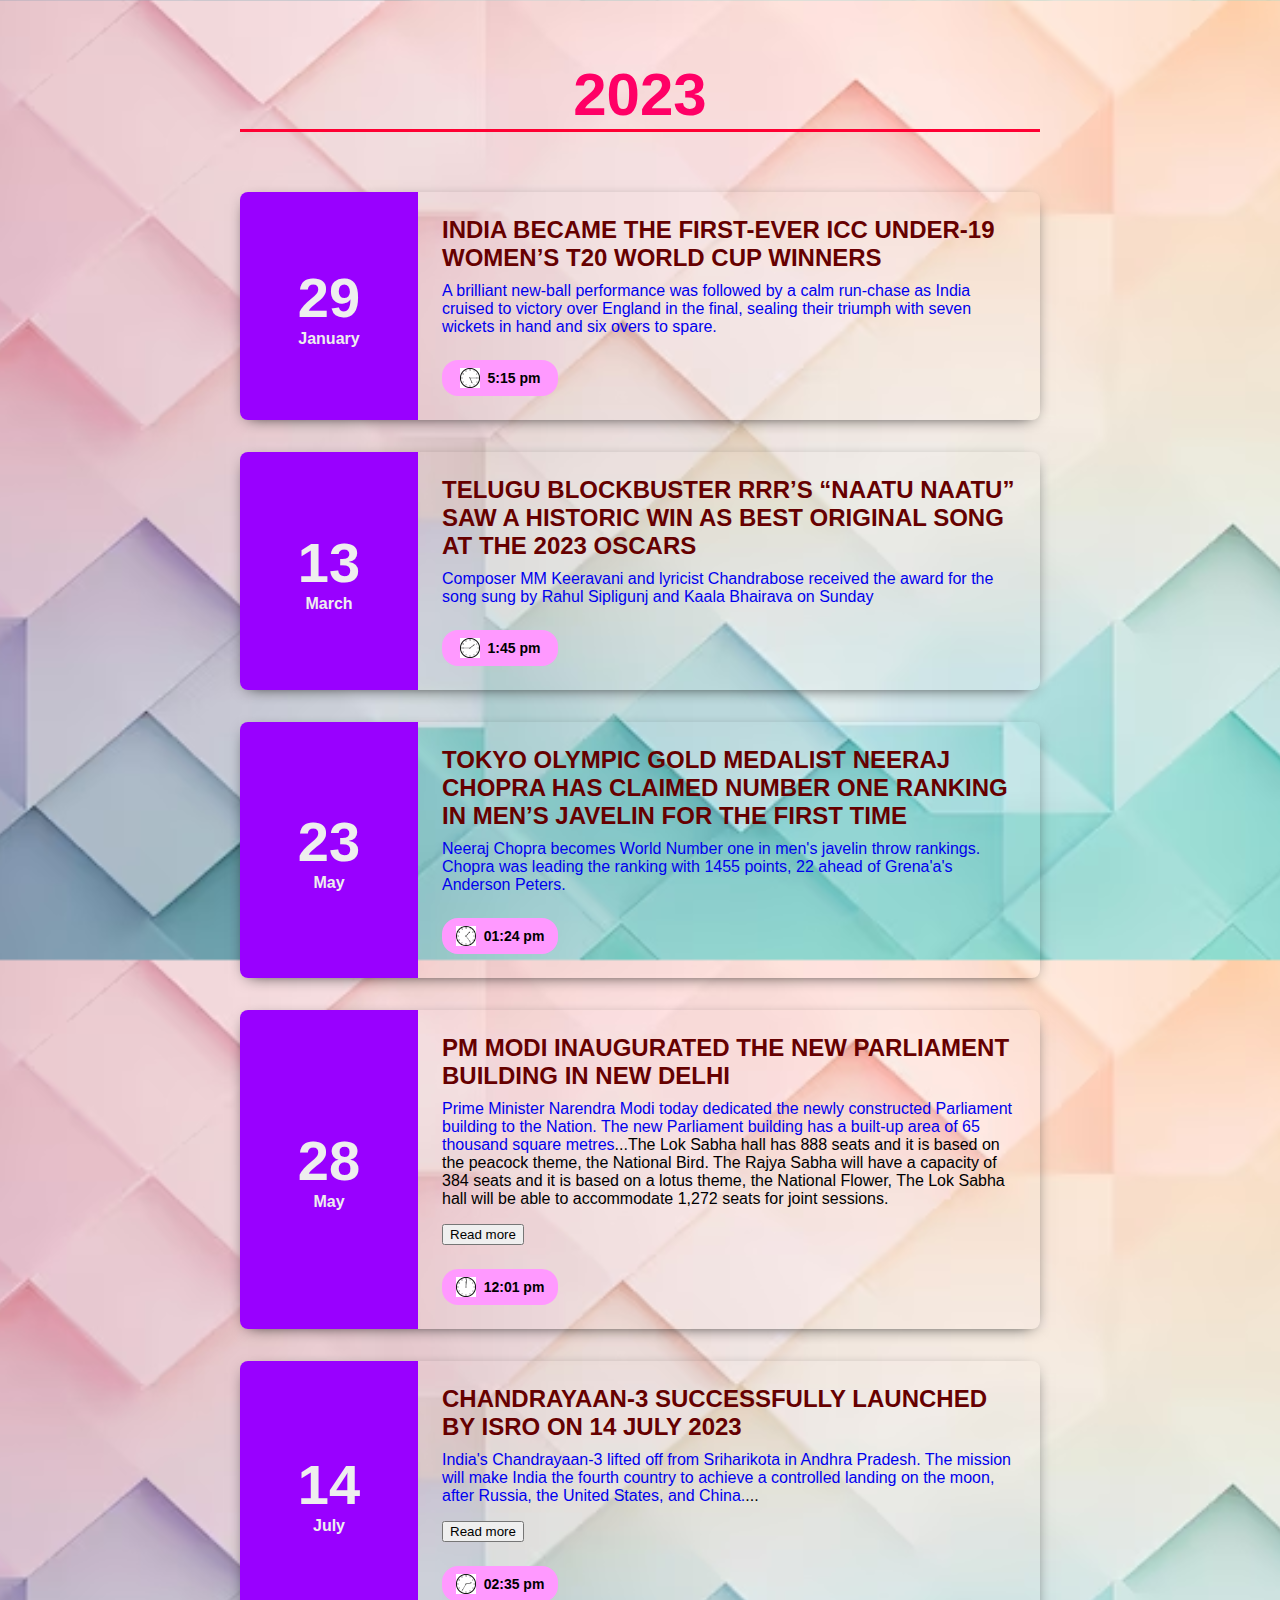
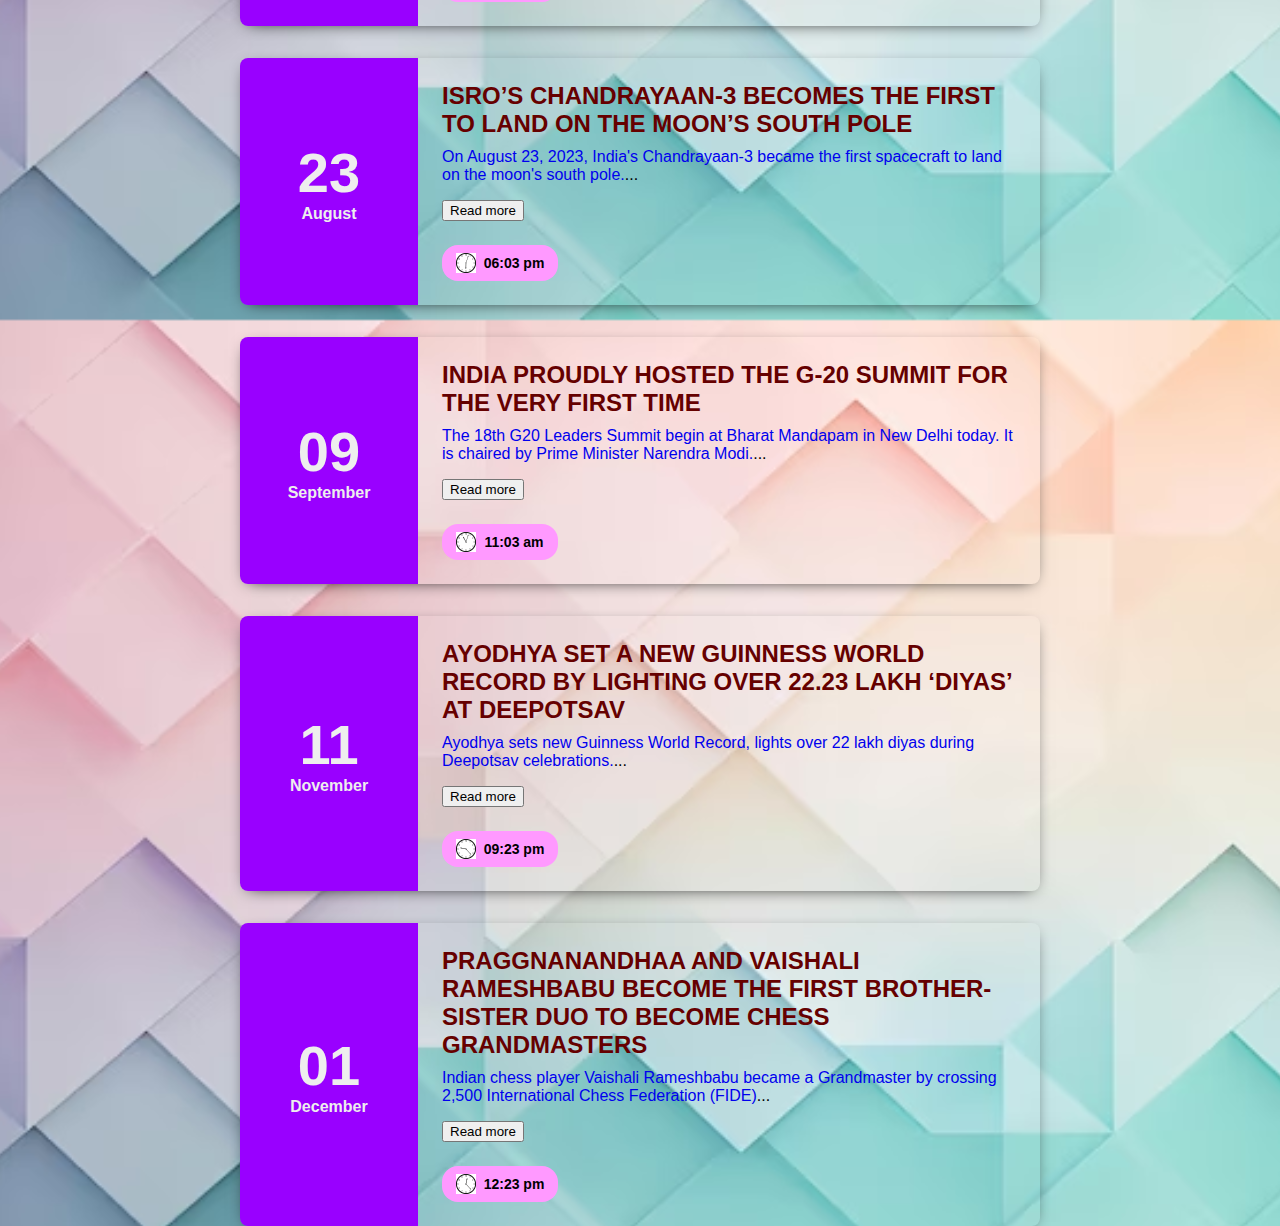
<file: NEW YEAR 2024/2023_ KEY_EVENTS/index.html>
<!DOCTYPE html>
<html lang="en">
  <head>
    <meta charset="UTF-8" />
    <meta name="viewport" content="width=device-width, initial-scale=1.0" />
    <title>A Year of Historic Milestones </title>
    <link rel="stylesheet" href="style.css" />
  </head>
  <body>
    <div class="event-container">
      <h3 class="year">2023</h3>

      <div class="event">
        <div class="event-left">
          <div class="event-date">
            <div class="date">29</div>
            <div class="month">January</div>
          </div>
        </div>
         <a style="text-decoration:none" href="https://www.youtube.com/watch?v=5kVVel2Tu-Q">
        <div class="event-right">
          <h3 class="event-title">India became the first-ever ICC Under-19 Women’s T20 World Cup winners</h3>

          <div class="event-description">
           A brilliant new-ball performance was followed by a calm run-chase as India cruised to victory over England in the final, sealing their triumph with seven wickets in hand and six overs to spare.</a>
          </div>

          <div class="event-timing">
          <img src="images/nclock-05-15_33909_sm.gif"/> 5:15 pm
            
          </div>
        </div>
      </div>

      <div class="event">
        <div class="event-left">
          <div class="event-date">
            <div class="date">13</div>
            <div class="month">March</div>
          </div>
        </div>
         <a style="text-decoration:none" href="https://www.youtube.com/watch?v=A59QG46ftkk">
        <div class="event-right">
          <h3 class="event-title">Telugu blockbuster RRR’s “Naatu Naatu” saw a historic win as Best Original Song at the 2023 Oscars</h3>

          <div class="event-description">
            Composer MM Keeravani and lyricist Chandrabose received the award for the song sung by Rahul Sipligunj and Kaala Bhairava on Sunday</a> 
          </div>

          <div class="event-timing">
            <img src="images/2.gif"/> 1:45 pm
          </div>
        </div>
      </div>
       
       <div class="event">
        <div class="event-left">
          <div class="event-date">
            <div class="date">23</div>
            <div class="month">May</div>
          </div>
        </div>

        <a style="text-decoration:none" href="https://www.youtube.com/watch?v=vsvZM9aGwDY">
        <div class="event-right">
          <h3 class="event-title">Tokyo Olympic gold medalist Neeraj Chopra has claimed number one ranking in men’s javelin for the first time</h3>

          <div class="event-description">
            Neeraj Chopra becomes World Number one in men's javelin throw rankings. Chopra was leading the ranking with 1455 points, 22 ahead of Grena'a's Anderson Peters.</a>
          </div>

          <div class="event-timing">
            <img src="images/3.gif" /> 01:24 pm
          </div>
        </div>
      </div>
       
        <div class="event">
        <div class="event-left">
          <div class="event-date">
            <div class="date">28</div>
            <div class="month">May</div>
          </div>
        </div>
        <a style="text-decoration:none" href="https://www.youtube.com/watch?v=g4fjKdMPnv4">
        <div class="event-right">
          <h3 class="event-title">PM Modi inaugurated the new Parliament Building in New Delhi</h3>
          <div class="event-description">
            Prime Minister Narendra Modi today dedicated the newly constructed Parliament building to the Nation. The new Parliament building has a built-up area of 65 thousand square metres</a><span id="dots">...</span><span id="more">The Lok Sabha hall has 888 seats and it is based on the peacock theme, the National Bird. The Rajya Sabha will have a capacity of 384 seats and it is based on a lotus theme, the National Flower, The Lok Sabha hall will be able to accommodate 1,272 seats for joint sessions.</span></p>
<button onClick="myFunction()" id="myBtn">Read more</button>            
          </div>

          <div class="event-timing">
            <img src="images/4.gif" /> 12:01 pm
          </div>
        </div>
      </div>

      

      <div class="event">
        <div class="event-left">
          <div class="event-date">
            <div class="date">14</div>
            <div class="month">July</div>
          </div>
        </div>

        <a style="text-decoration:none" href="https://www.youtube.com/watch?v=9cYPtTuk5MQ">
        <div class="event-right">
          <h3 class="event-title">Chandrayaan-3 successfully launched by ISRO on 14 July 2023</h3>
          <div class="event-description">
           India's Chandrayaan-3 lifted off from Sriharikota in Andhra Pradesh. The mission will make India the fourth country to achieve a controlled landing on the moon, after Russia, the United States, and China.</a><span id="dots2">...</span><span id="more2">The spacecraft will complete the 3,84,000 kilometers-long journey in nearly 45 days to attempt a soft-landing on the Moon by end of August.</span></p>
          <button onClick="myFunction2()" id="myBtn2">Read more</button>            
           </div>
           <div class="event-timing">
            <img src="images/5.gif"/> 02:35 pm
          </div>
        </div>
      </div>

      <div class="event">
        <div class="event-left">
          <div class="event-date">
            <div class="date">23</div>
            <div class="month">August</div>
          </div>
        </div>

         <a style="text-decoration:none" href="https://www.youtube.com/watch?v=Z421gi8ob9A">
         <div class="event-right">
          <h3 class="event-title">ISRO’s Chandrayaan-3 becomes the first to land on the moon’s south pole</h3>
          <div class="event-description">
            On August 23, 2023, India's Chandrayaan-3 became the first spacecraft to land on the moon's south pole.</a><span id="dots3">...</span><span id="more3"> The landing marked a major milestone for India, making it the fourth country to land on the moon after the United States, the former Soviet Union, and China.</span></p>
         <button onClick="myFunction3()" id="myBtn3">Read more</button>   
          </div>
          <div class="event-timing">
            <img src="images/6.gif" /> 06:03 pm
          </div>
        </div>
      </div>
     
      <div class="event">
        <div class="event-left">
          <div class="event-date">
            <div class="date">09</div>
            <div class="month">September</div>
          </div>
        </div>
     <a style="text-decoration:none" href="https://www.youtube.com/watch?v=OUEy2J6scfQ">
     <div class="event-right">
     <h3 class="event-title">India proudly hosted the G-20 summit for the very first time</h3>
      <div class="event-description">
      The 18th G20 Leaders Summit begin at Bharat Mandapam in New Delhi today. It is chaired by Prime Minister Narendra Modi.</a><span id="dots4">...</span><span id="more4">The New Delhi Leaders Summit Declaration was adopted today as members of the G20 arrived at a "100% consensus on the opening day of the Summit.The African Union became a permanent member of the G20. Prime Minister Narendra Modi officially welcomes the African Union as a permanent member of the G20.</span></p>
      <button onClick="myFunction4()" id="myBtn4">Read more</button> 
    </div>
   <div class="event-timing">
   <img src="images/7.gif" /> 11:03 am
   </div>
   </div>
   </div>
  
   <div class="event">
        <div class="event-left">
          <div class="event-date">
            <div class="date">11</div>
            <div class="month">November</div>
            </div>
        </div>
       <a style="text-decoration:none" href="https://www.youtube.com/watch?v=_nfj7GY9cvU">
        <div class="event-right">
     <h3 class="event-title">Ayodhya set a new Guinness world record by lighting over 22.23 lakh ‘Diyas’ at Deepotsav</h3>
       <div class="event-description">
       Ayodhya sets new Guinness World Record, lights over 22 lakh diyas during Deepotsav celebrations.</a><span id="dots5">...</span><span id="more5"> As part of the Diwali celebrations, approximately 22,23,000 Diyas (earthen lights) were illuminated in Ayodhya on November 11, setting a new global record for the Deepotsav holiday.</span></p> 
   <button onClick="myFunction5()" id="myBtn5">Read more</button>
  </div>
   <div class="event-timing">
   <img src="images/8.gif"" alt="" /> 09:23 pm
    </div>
   </div>
   </div>
  
 <div class="event">
        <div class="event-left">
          <div class="event-date">
            <div class="date">01</div>
            <div class="month">December</div>
            </div>
        </div>
        <a style="text-decoration:none" href="https://www.youtube.com/watch?v=OhLoy0Hnabw"> 
        <div class="event-right">
     <h3 class="event-title">Praggnanandhaa and Vaishali Rameshbabu become the first brother-sister duo to become chess grandmasters</h3>
      <div class="event-description">
      Indian chess player Vaishali Rameshbabu became a Grandmaster by crossing 2,500 International Chess Federation (FIDE)</a><span id="dots6">...</span><span id="more6"> ranking points at the IV El Llobregat Open in Spain on Friday (December 1). She is only the third Indian woman player to achieve the title, besides Koneru Humpy and Harika Dronavalli.</span></p> 
         <button onClick="myFunction6()" id="myBtn6">Read more</button>
  </div>
   <div class="event-timing">
   <img src="images/9.gif" /> 12:23 pm
  </body>
</html>

<script>
function myFunction() {
  var dots = document.getElementById("dots");
  var moreText = document.getElementById("more");
  var btnText = document.getElementById("myBtn");

  if (dots.style.display === "none") {
    dots.style.display = "inline";
    btnText.innerHTML = "Read more"; 
    moreText.style.display = "none";
  } else {
    dots.style.display = "none";
    btnText.innerHTML = "Read less"; 
    moreText.style.display = "inline";
  }
}

function myFunction2() {
  var dots2 = document.getElementById("dots2");
  var moreText2 = document.getElementById("more2");
  var btnText2 = document.getElementById("myBtn2");

  if (dots2.style.display === "none") {
    dots2.style.display = "inline";
    btnText2.innerHTML = "Read more"; 
    moreText2.style.display = "none";
  } else {
    dots2.style.display = "none";
    btnText2.innerHTML = "Read less"; 
    moreText2.style.display = "inline";
  }
}

function myFunction3() {
  var dots3 = document.getElementById("dots3");
  var moreText3 = document.getElementById("more3");
  var btnText3 = document.getElementById("myBtn3");

  if (dots3.style.display === "none") {
    dots3.style.display = "inline";
    btnText3.innerHTML = "Read more"; 
    moreText3.style.display = "none";
  } else {
    dots3.style.display = "none";
    btnText3.innerHTML = "Read less"; 
    moreText3.style.display = "inline";
  }
}

function myFunction4() {
  var dots4 = document.getElementById("dots4");
  var moreText4 = document.getElementById("more4");
  var btnText4 = document.getElementById("myBtn4");

  if (dots4.style.display === "none") {
    dots4.style.display = "inline";
    btnText4.innerHTML = "Read more"; 
    moreText4.style.display = "none";
  } else {
    dots4.style.display = "none";
    btnText4.innerHTML = "Read less"; 
    moreText4.style.display = "inline";
  }
}

function myFunction5() {
  var dots5 = document.getElementById("dots5");
  var moreText5 = document.getElementById("more5");
  var btnText5 = document.getElementById("myBtn5");

  if (dots5.style.display === "none") {
    dots5.style.display = "inline";
    btnText5.innerHTML = "Read more"; 
    moreText5.style.display = "none";
  } else {
    dots5.style.display = "none";
    btnText5.innerHTML = "Read less"; 
    moreText5.style.display = "inline";
  }
}

function myFunction6() {
  var dots6 = document.getElementById("dots6");
  var moreText6 = document.getElementById("more6");
  var btnText6 = document.getElementById("myBtn6");

  if (dots6.style.display === "none") {
    dots6.style.display = "inline";
    btnText6.innerHTML = "Read more"; 
    moreText6.style.display = "none";
  } else {
    dots6.style.display = "none";
    btnText6.innerHTML = "Read less"; 
    moreText6.style.display = "inline";
  }
}
</script>
</file>
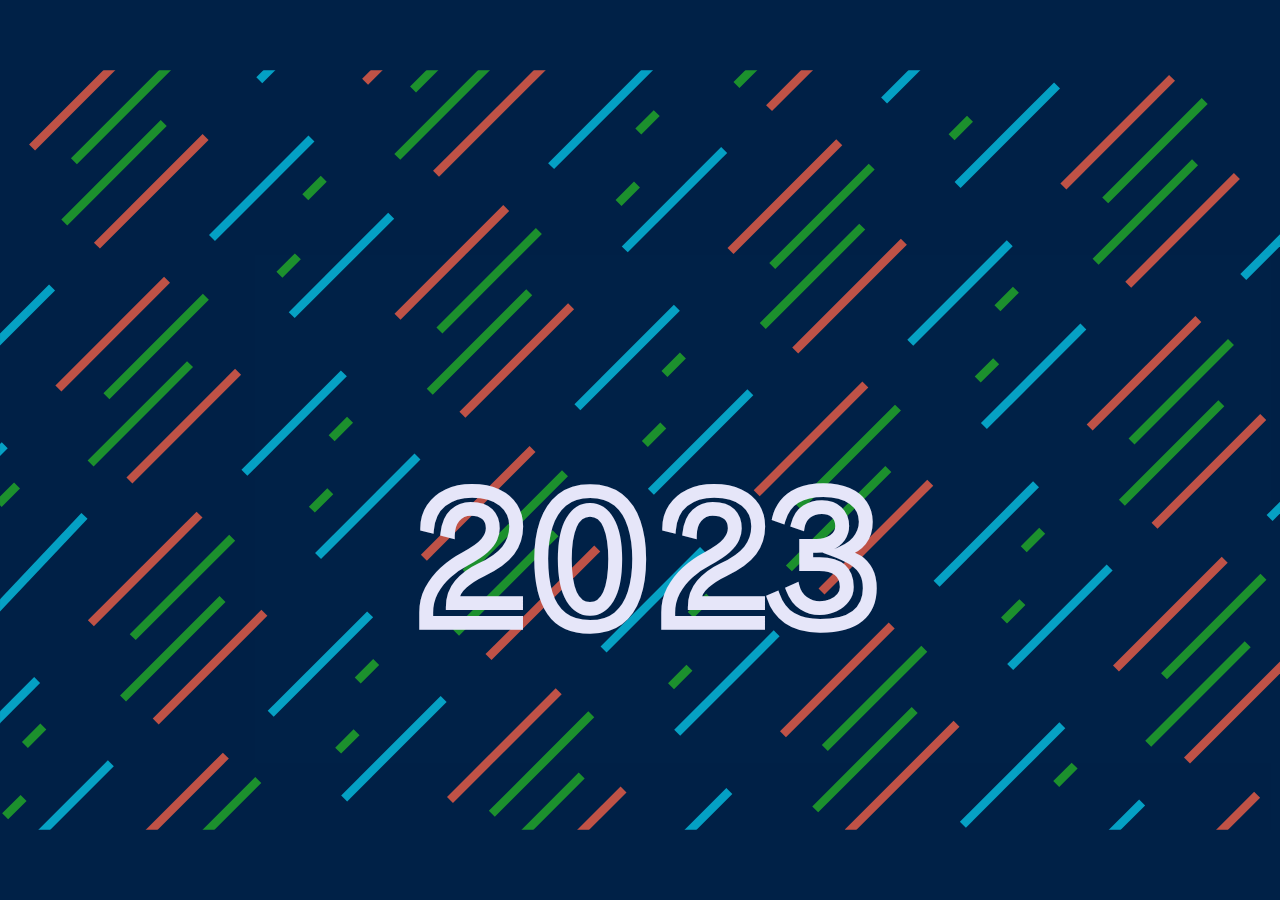
<file: NEW YEAR 2024/HAPPY_ NEW_YEAR/1.html>
<!DOCTYPE html>
<html lang="en">

<head>
    <meta charset="UTF-8">
    <meta http-equiv="X-UA-Compatible" content="IE=edge">
    <meta name="viewport" content="width=device-width, initial-scale=1.0">
    <title>New Year</title>
    <link rel="stylesheet" href="2.css" />
</head>

<body>
    <!-- background starts here -->

    <svg version="1.1" id="home-anim" xmins="http://www.w3.org/2000/svg" xmins:xlink="http://www.w3.org/1999/xlink"
        x="0px" y="0px" viewBox="0 0 1820 1080" style="enable-background:new 0 0 1820 1080;" xml:space="preserve">
        <g id="home">
            <defs>
                <rect id="masque" y="0.4" width="1820" height="1080" />
            </defs>
            <clipPath id="cache">
                <use xlink:href="#masque" style="overflow:visible;" />
            </clipPath>
            <g id="light-blue">
                <line x1="630.8" y1="894.3" x2="476.3" y2="1048.8" />
                <line x1="858.2" y1="823.9" x2="1012.7" y2="669.4" />
                <line x1="1066.9" y1="458.2" x2="912.4" y2="612.7" />
                <line x1="1294.3" y1="387.8" x2="1448.8" y2="233.3" />
                <line x1="1503" y1="22.1" x2="1348.5" y2="176.6" />
                <line x1="895.6" y1="1166.6" x2="1050.1" y2="1012.1" />
                <line x1="1104.3" y1="800.9" x2="949.8" y2="955.4" />
                <line x1="1331.7" y1="730.5" x2="1486.2" y2="576" />
                <line x1="1540.4" y1="364.8" x2="1385.9" y2="519.3" />
                <line x1="1767.8" y1="294.4" x2="1922.3" y2="139.9" />
                <line x1="1976.5" y1="-71.3" x2="1822" y2="83.2" />
                <line x1="1369.1" y1="1073.2" x2="1523.6" y2="918.7" />
                <line x1="1577.8" y1="707.5" x2="1423.3" y2="862" />
                <line x1="1805.2" y1="637.1" x2="1959.7" y2="482.6" />
                <line x1="1624" y1="1041.4" x2="1469.4" y2="1195.9" />
                <line x1="-134.7" y1="674.9" x2="19.8" y2="520.4" />
                <line x1="74" y1="309.2" x2="-80.5" y2="463.7" />
                <line x1="301.4" y1="238.8" x2="455.9" y2="84.3" />
                <line x1="510.1" y1="-126.9" x2="355.6" y2="27.6" />
                <line x1="-88.6" y1="1008.9" x2="65.9" y2="854.4" />
                <line x1="120.1" y1="634.1" x2="-34.4" y2="797.7" />
                <line x1="347.5" y1="572.8" x2="502" y2="418.3" />
                <line x1="556.2" y1="207.1" x2="401.7" y2="361.6" />
                <line x1="783.6" y1="136.7" x2="938.1" y2="-17.8" />
                <line x1="157.6" y1="985.8" x2="3" y2="1140.3" />
                <line x1="384.9" y1="915.5" x2="539.4" y2="760.9" />
                <line x1="593.6" y1="549.7" x2="439.1" y2="704.3" />
                <line x1="821" y1="479.4" x2="975.5" y2="324.9" />
                <line x1="1029.7" y1="113.6" x2="875.2" y2="268.2" />
                <line x1="1257.1" y1="43.3" x2="1411.6" y2="-111.2" />
            </g>
            <g id="red">
                <line x1="794.4" y1="883.4" x2="639.8" y2="1037.9" />
                <line x1="694.6" y1="834.8" x2="849.2" y2="680.3" />
                <line x1="1230.4" y1="447.3" x2="1075.9" y2="601.8" />
                <line x1="1130.7" y1="398.7" x2="1285.2" y2="244.2" />
                <line x1="1666.5" y1="11.2" x2="1512" y2="165.7" />
                <line x1="732" y1="1177.5" x2="886.6" y2="1023" />
                <line x1="1267.9" y1="790" X2="1113.3" y2="944.5" />
                <line x1="1168.1" y1="741.4" x2="1322.7" y2="586.9" />
                <line x1="1703.9" y1="353.9" x2="1549.4" y2="508.4" />
                <line x1="1604.2" y1="305.3" x2="1758.7" y2="150.8" />
                <line x1="1205.5" y1="1084.1" x2="1360.1" y2="929.6" />
                <line x1="1741.4" y1="696.5" x2="1586.8" y2="851.1" />
                <line x1="1641.6" y1="648" x2="1796.2" y2="493.5" />
                <line x1="1787.5" y1="1030.5" X2="1633" y2="1185" />
                <line x1="1687.8" y1="981.9" x2="1842.3" y2="827.4" />

                <line x1="200.1" y1="-44.4" X2="45.6" y2="110.1" />
                <line x1="237.5" y1="298.3" x2="83" y2="452.8" />
                <line x1="137.8" y1="249.7" x2="292.3" y2="95.2" />
                <line x1="673.6" y1="-137.8" x2="519.1" y2="16.7" />
                <line x1="283.7" y1="632.2" x2="129.2" y2="786.8" />
                <line x1="184" y1="583.7" x2="338.5" y2="429.2" />
                <line x1="719.8" y1="196.2" x2="565.2" y2="350.7" />
                <line x1="620" y1="147.6" x2="774.6" y2="-6.9" />
                <line x1="321.1" y1="974.9" x2="166.6" y2="1129.4" />
                <line x1="221.4" y1="926.4" x2="375.9" y2="771.8" />
                <line x1="757.2" y1="538.8" x2="602.7" y2="693.4" />
                <line x1="657.5" y1="490.3" x2="812" y2="335.8" />
                <line x1="1193.3" y1="102.7" x2="1038.7" y2="257.3" />
                <line x1="1093.5" y1="54.2" x2="1248.1" y2="-100.3" />
            </g>
            <g id="green">
                <line x1="225.8" y1="1151" x2="534.9" y2="841.9" />
                <line x1="827.1" y1="1003.3" X2="518" y2="1312.3" />
                <line x1="661.9" y1="714.9" x2="971" y2="405.9" />
                <line x1="1263.1" y1="567.2" x2="954.1" y2="876.3" />
                <line x1="1098" y1="278.8" X2="1407.1" y2="-30.2" />
                <line x1="1699.2" y1="131.1" x2="1390.2" y2="440.2" />
                <line x1="699.3" y1="1057.6" x2="1008.4" y2="748.5" />
                <line x1="1300.6" y1="909.9" x2="991.5" y2="1218.9" />
                <line x1="1135.4" y1="621.5" x2="1444.5" y2="312.4" />
                <line x1="1736.6" y1="473.8" x2="1427.6" y2="782.8" />
                <line x1="1571.5" y1="185.4" x2="1880.6" y2="-123.6" />
                <line x1="1172.8" y1="964.2" x2="1481.9" y2="655.1" />
                <line x1="1774.1" y1="816.5" x2="1465" y2="1125.5" />
                <line x1="1608.9" y1="528.1" x2="1918" y2="219" />
                <line x1="1219" y1="1298.1" x2="1528" y2="989.1" />
                <line x1="1655.1" y1="862" X2="1964.1" y2="553" />
                <line x1="232.8" y1="75.5" x2="-76.2" y2="384.6" />
                <line x1="270.2" y1="418.2" x2="-38.8" y2="727.3" />
                <line x1="105.1" y1="129.8" x2="414.2" y2="-179.2" />
                <line x1="706.3" y1="-17.9" x2="397.3" y2="291.2" />
                <line x1="-284.8" y1="899.9" x2="24.2" y2="590.8" />
                <line x1="316.4" y1="752.2" x2="7.3" y2="1061.2" />
                <line x1="151.3" y1="463.8" x2="460.3" y2="154.7" />
                <line x1="752.5" y1="316.1" x2="443.4" y2="625.1" />
                <line x1="587.3" y1="27.7" x2="896.4" y2="-281.4" />
                <line x1="1188.6" y1="-120" X2="879.5" y2="189" />
                <line x1="-247.4" y1="1242.5" x2="61.6" y2="933.5" />
                <line x1="188.7" y1="806.4" x2="497.7" y2="497.4" />
                <line x1="789.9" y1="658.8" x2="480.8" y2="967.8" />
                <line x1="624.8" y1="370.4" x2="933.8" y2="61.3" />
                <line x1="1226" y1="222.7" x2="916.9" y2="531.7" />
                <line x1="1662.1" y1="-213.4" x2="1353" y2="95.6" />
            </g>
    </svg>

    <!-- background ends here -->

    <!-- title starts here -->

    <div class="title-container">
        <h3 class="title-text">
            Happy New Year
        </h3>
    </div>

    <!-- title ends here -->

    <!-- year starts here -->

    <div class="year-container">
        <span>202</span>
        <span class="old-digit">3</span>
        <span class="new-digit">4</span>
        <div class="balloon"></div>
    </div>

    <!-- year ends here -->
</body>

</html>
</file>
<file: NEW YEAR 2024/2023_ KEY_EVENTS/style.css>
.event-container {
  font-family: "Roboto", sans-serif;
  max-width: 800px;
  margin: 0 auto;
}

.event-container h3.year {
  font-size: 60px;
  text-align: center;
  border-bottom:solid;
  border-bottom-color:#F03;
  color:#F06;
  font-weight:bolder;
}

.event-container .event {
  box-shadow: 0 4px 16px -8px rgba(0, 0, 0, 5);
  display: flex;
  border-radius: 8px;
  margin: 32px 0;
}

.event .event-left {
	background:#90F;
   min-width: 82px;
  display: flex;
  align-items: center;
  justify-content: center;
  color: #eee;
  padding: 8px 48px;
  font-weight: bold;
  text-align: center;
  border-radius: 8px 0 0 8px;
}

.event .event-left .date {
  font-size: 56px;
}

.event .event-left .month {
  font-size: 16px;
  font-weight:bold;
}

.event .event-right {
  display: flex;
  flex-direction: column;
  justify-content: center;
  padding: 0 24px;
}

.event .event-right h3.event-title {
  font-size: 24px;
  margin: 24px 0 10px 0;
  color:#600;
  
  text-transform: uppercase;
}

.event .event-right .event-timing {
  background: #fff8ba;
  display: flex;
  align-items: center;
  justify-content: center;
  width: 100px;
  padding: 8px;
  border-radius: 16px;
  margin: 24px 0;
  font-size: 14px;
  font-weight:bolder;
  background-color:#F9F;
 
}

.event .event-right .event-timing img {
  height: 20px;
  padding-right: 8px;
 
}

@media (max-width: 550px) {
  .event {
    flex-direction: column;
  }

  .event .event-left {
    padding: 0;
    border-radius: 8px 8px 0 0;
  }

  .event .event-left .event-date .date,
  .event .event-left .event-date .month {
    display: inline-block;
    font-size: 24px;
  }

  .event .event-left .event-date {
    padding: 10px 0;
  }
}
 body {
	 background-image:url(images/geometric-pattern-with-colorful-pastel-background_856987-255.avif);
	 
	   width: 100%;
  	height: 100vh;
 	 margin: 0;
	 background-position: center;
  background-repeat: repeat;
  background-size:cover;

}	 
}
#more {display: none;}
#more2 {display: none;}
#more3 {display: none;}
#more4 {display: none;}
#more5 {display: none;}
#more6 {display: none;}
</file>
<file: NEW YEAR 2024/HAPPY_ NEW_YEAR/2.css>
@import url('https://fonts.googleapis.com/css2?family=Train+One&display=swap');
@import url('https://fonts.googleapis.com/css2?family=Bungee+Shade&display=swap');

* {
    margin: 0;
    padding: 0;
    transition: all 100ms ease-in;
    box-sizing: border-box;
}

body {
    display: flex;
    justify-content: center;
    align-items: center;
    width: 100%;
    height: 100vh;
    background: #002147;
    overflow: hidden;
}

#home {
    clip-path: url(#cache);
}

#red {
    fill: none;
    opacity: 0.75;
    stroke: #ff6347;
    stroke-width: 12;
    stroke-miterlimit: 10;
    animation: animDraw 4s;
    animation-fill-mode: forwards;
    animation-iteration-count: infinite;
    animation-timing-function: ease-in-out;
}

#green {
    fill: none;
    opacity: 0.5;
    stroke: #39ff14;
    stroke-width: 12;
    stroke-miterlimit: 10;
    stroke-dasharray: 200;
    stroke-dashoffset: 800;
    animation: animDraw 4s;
    animation-fill-mode: forwards;
    animation-iteration-count: infinite;
    animation-timing-function: ease-in-out;
}

#light-blue {
    fill: none;
    opacity: 1;
    stroke: #06a1c4;
    stroke-width: 12;
    stroke-miterlimit: 10;
    stroke-dasharray: 200;
    stroke-dashoffset: 800;
    animation: animDraw 4s;
    animation-fill-mode: forwards;
    animation-iteration-count: infinite;
    animation-timing-function: ease-in-out;
}

@keyframes animDraw {
    to {
        stroke-dashoffset: 0;
    }
}

.title-container {
    font-family: 'Bungee Shade', cursive;
    text-align: center;
    position: absolute;
    top: 50%;
    opacity: 0;
    animation: animContainer 2s ease-in-out 7s forwards;
}

@keyframes animContainer {
    0% {
        margin-top: 0px;
        opacity: 0;
    }

    50% {
        margin-top: -100px;
        opacity: 0;
    }

    100% {
        margin-top: -200px;
        opacity: 1;
    }
}

.title-text {
    background-image: linear-gradient(135deg, #fffafa, #b31b1b, #0054b4, #50c878, #100c08, #100c08, #50c878, #0054b4, #b31b1b, #fffafa);
    background-clip: border-box;
    background-size: 200% auto;
    color: #fffafa;
    -webkit-background-clip: text;
    -webkit-text-fill-color: transparent;
    animation: animTitle 7s linear infinite;
    display: inline-block;
    font-size: 7.5rem;
}

@keyframes animTitle {
    to {
        background-position: 200% center;
    }
}

.year-container {
    position: absolute;
    top: 0;
    left: 0;
    width: 100%;
    height: 100%;
    display: flex;
    flex-direction: row;
    justify-content: center;
    align-items: center;
    overflow: hidden;
    padding: 200px 100px 0px 0px;
}

.year-container>span {
    font-family: 'Train One', cursive;
    font-size: 175px;
    font-weight: 700;
    color: #e6e6f9;
}

span.old-digit {
    position: absolute;
    top: 50%;
    right: 50%;
    margin-right: -245px;
    margin-top: -27px;
    animation: animOldDigit 5s ease-in-out 5s forwards;
}

span.new-digit {
    position: absolute;
    right: 0%;
    margin-right: -250px;
    animation: animNewDigit 6s ease-in-out forwards;
}

span.new-digit:before {
    content: '';
    width: 0px;
    height: 6px;
    display: block;
    border-radius: 3px;
    background: #e6e6f9;
    transform: rotate(0deg);
    transform-origin: left top;
    position: absolute;
    left: 50px;
    top: 65px;
    z-index: -1;
    animation: animAnchor 1s ease-in-out 4s;
}

.balloon {
    width: 100px;
    height: 100px;
    display: block;
    background: #e8d57a;
    border-radius: 50%;
    position: absolute;
    top: 50%;
    margin-top: -165px;
    right: 0%;
    margin-right: -200px;
    animation: animBalloon 10s ease-in-out forwards;
}

.balloon:before {
    content: '';
    width: 0;
    height: 0;
    border-style: solid;
    border-width: 0 10px 20px 10px;
    border-color: transparent transparent #b19b32 transparent;
    position: absolute;
    left: 50%;
    margin-left: -10px;
    bottom: -10px;
    z-index: -1;
}

.balloon:after {
    content: '';
    width: 4px;
    height: 100px;
    display: block;
    background: #fff;
    border-radius: 0px 0px 3px 3px;
    position: absolute;
    left: 50%;
    margin-left: -2px;
    bottom: -110px;
}

@keyframes animNewDigit {
    0% {
        right: 0%;
    }

    66.6% {
        right: 50%;
        margin-right: -350px;
    }

    90% {
        right: 50%;
        margin-right: -350px;
    }

    100% {
        right: 50%;
    }
}

@keyframes animBalloon {
    0% {
        right: 0%;
    }

    40% {
        right: 50%;
        margin-right: -350px;
    }

    50% {
        right: 50%;
        margin-right: -247px;
        top: 50%;
    }

    100% {
        top: -100%;
        right: 50%;
        margin-right: -247px;
    }
}

@keyframes animAnchor {
    0% {
        transform: rotate(-30deg);
        width: 35px;
    }

    100% {
        transform: rotate(-180deg);
        width: 80px;
    }
}

@keyframes animOldDigit {
    0% {
        top: 50%;
    }

    100% {
        top: -100%;
    }
}
</file>
